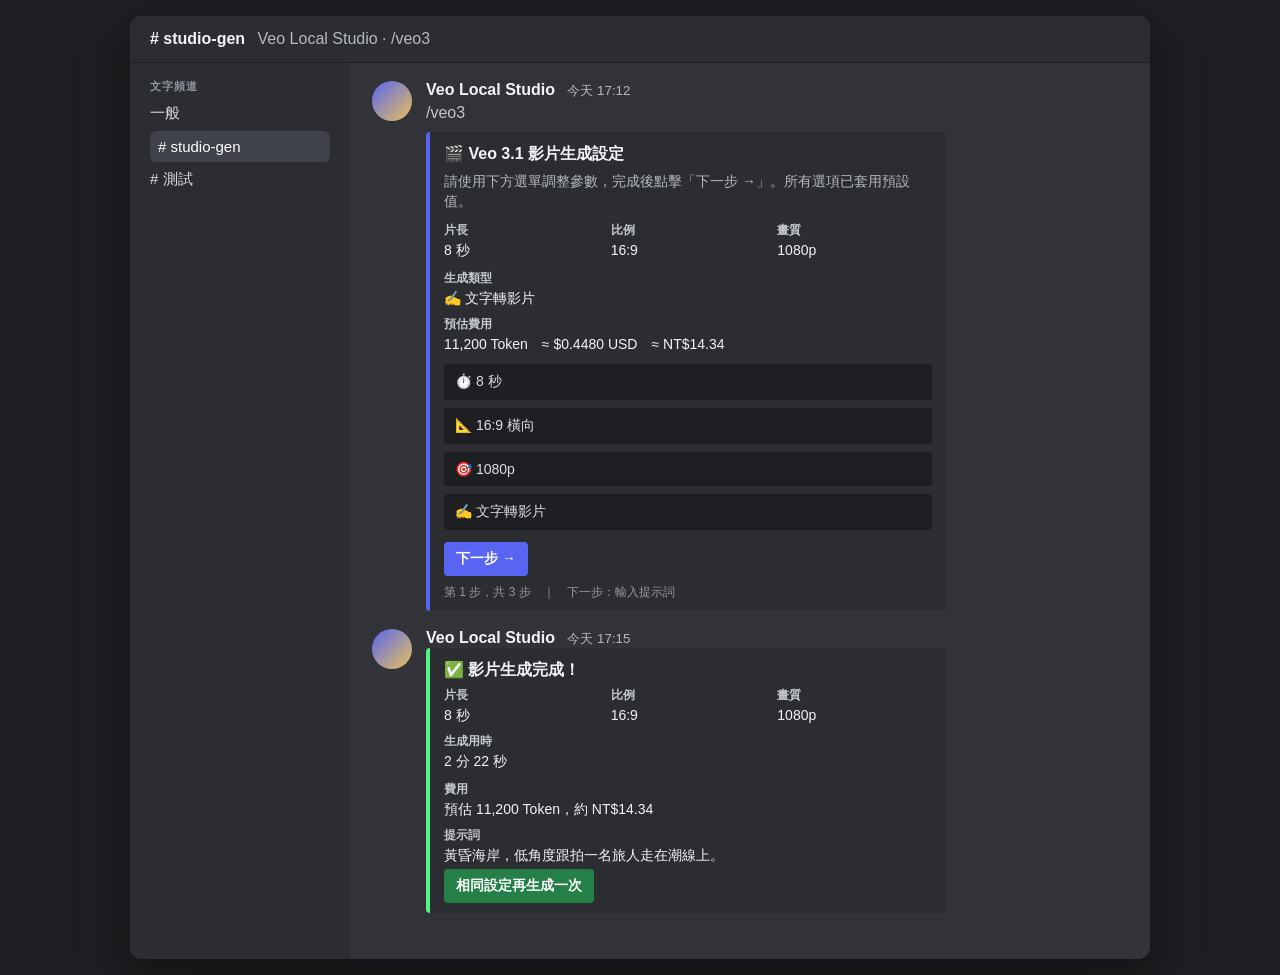
<file: docs/assets/discord-mock.html>
<!doctype html>
<html lang="zh-Hant">
<head>
  <meta charset="utf-8" />
  <title>Veo Local Studio — Discord /veo3</title>
  <style>
    :root {
      --bg: #313338;
      --panel: #2b2d31;
      --chat: #313338;
      --embed: #2b2d31;
      --bar: #5865f2;
      --text: #f2f3f5;
      --muted: #b5bac1;
      --green: #57f287;
      --gold: #fee75c;
    }
    * { box-sizing: border-box; }
    body {
      margin: 0;
      font-family: "gg sans", "Noto Sans TC", "Segoe UI", sans-serif;
      background: #1e1f22;
      color: var(--text);
    }
    html, body { overflow: hidden; }
    .app {
      width: 1020px;
      margin: 16px auto;
      background: var(--bg);
      border-radius: 12px;
      overflow: hidden;
      box-shadow: 0 18px 50px rgba(0,0,0,.45);
    }
    .top {
      background: #2b2d31;
      padding: 14px 20px;
      border-bottom: 1px solid #1f2023;
      font-weight: 650;
    }
    .top span { color: var(--muted); font-weight: 500; margin-left: 8px; }
    .row { display: flex; }
    .chan {
      width: 220px;
      background: #2b2d31;
      padding: 16px 12px;
      min-height: 720px;
    }
    .chan h2 { font-size: 11px; letter-spacing: .08em; color: #949ba4; margin: 0 8px 10px; }
    .chan p { margin: 0 8px 8px; color: #dbdee1; font-size: 15px; }
    .chan .on { color: #fff; background: #404249; border-radius: 6px; padding: 7px 8px; }
    .main { flex: 1; padding: 18px 22px 28px; }
    .msg { display: flex; gap: 14px; margin-bottom: 18px; }
    .av {
      width: 40px; height: 40px; border-radius: 50%;
      background: linear-gradient(135deg, #5865f2, #e8c15a);
      flex: 0 0 40px;
    }
    .name { font-weight: 650; }
    .name small { color: var(--muted); font-weight: 500; margin-left: 8px; }
    .slash { color: #c4c9ce; margin: 4px 0 10px; }
    .embed {
      width: 520px;
      border-left: 4px solid var(--bar);
      background: #2b2d31;
      border-radius: 4px;
      padding: 12px 14px 10px;
    }
    .embed.ok { border-left-color: var(--green); }
    .embed.warn { border-left-color: var(--gold); }
    .embed h3 { margin: 0 0 6px; font-size: 16px; }
    .embed p { margin: 0 0 10px; color: var(--muted); font-size: 14px; line-height: 1.45; }
    .grid { display: grid; grid-template-columns: 1fr 1fr 1fr; gap: 8px 12px; margin-bottom: 10px; }
    .field strong { display: block; font-size: 12px; color: #c4c9ce; margin-bottom: 2px; }
    .field span { font-size: 14px; }
    .selects { display: grid; gap: 8px; margin: 10px 0 8px; }
    .sel {
      background: #1e1f22;
      border: 1px solid #1e1f22;
      border-radius: 4px;
      padding: 8px 10px;
      color: #dbdee1;
      font-size: 14px;
    }
    .btn {
      display: inline-block;
      background: #5865f2;
      color: #fff;
      border-radius: 4px;
      padding: 8px 12px;
      font-size: 14px;
      font-weight: 600;
      margin-top: 4px;
    }
    .btn.ok { background: #248046; }
    .foot { color: #949ba4; font-size: 12px; margin-top: 8px; }
  </style>
</head>
<body>
  <div class="app">
    <div class="top"># studio-gen <span>Veo Local Studio · /veo3</span></div>
    <div class="row">
      <aside class="chan">
        <h2>文字頻道</h2>
        <p>一般</p>
        <p class="on"># studio-gen</p>
        <p># 測試</p>
      </aside>
      <main class="main">
        <div class="msg">
          <div class="av"></div>
          <div>
            <div class="name">Veo Local Studio <small>今天 17:12</small></div>
            <div class="slash">/veo3</div>
            <div class="embed">
              <h3>🎬 Veo 3.1 影片生成設定</h3>
              <p>請使用下方選單調整參數，完成後點擊「下一步 →」。所有選項已套用預設值。</p>
              <div class="grid">
                <div class="field"><strong>片長</strong><span>8 秒</span></div>
                <div class="field"><strong>比例</strong><span>16:9</span></div>
                <div class="field"><strong>畫質</strong><span>1080p</span></div>
              </div>
              <div class="field"><strong>生成類型</strong><span>✍️ 文字轉影片</span></div>
              <div class="field" style="margin-top:8px"><strong>預估費用</strong><span>11,200 Token　≈ $0.4480 USD　≈ NT$14.34</span></div>
              <div class="selects">
                <div class="sel">⏱️ 8 秒</div>
                <div class="sel">📐 16:9 橫向</div>
                <div class="sel">🎯 1080p</div>
                <div class="sel">✍️ 文字轉影片</div>
              </div>
              <span class="btn">下一步 →</span>
              <div class="foot">第 1 步，共 3 步　｜　下一步：輸入提示詞</div>
            </div>
          </div>
        </div>
        <div class="msg">
          <div class="av"></div>
          <div>
            <div class="name">Veo Local Studio <small>今天 17:15</small></div>
            <div class="embed ok">
              <h3>✅ 影片生成完成！</h3>
              <div class="grid">
                <div class="field"><strong>片長</strong><span>8 秒</span></div>
                <div class="field"><strong>比例</strong><span>16:9</span></div>
                <div class="field"><strong>畫質</strong><span>1080p</span></div>
                <div class="field"><strong>生成用時</strong><span>2 分 22 秒</span></div>
              </div>
              <div class="field"><strong>費用</strong><span>預估 11,200 Token，約 NT$14.34</span></div>
              <div class="field" style="margin-top:8px"><strong>提示詞</strong><span>黃昏海岸，低角度跟拍一名旅人走在潮線上。</span></div>
              <span class="btn ok">相同設定再生成一次</span>
            </div>
          </div>
        </div>
      </main>
    </div>
  </div>
</body>
</html>
</file>
